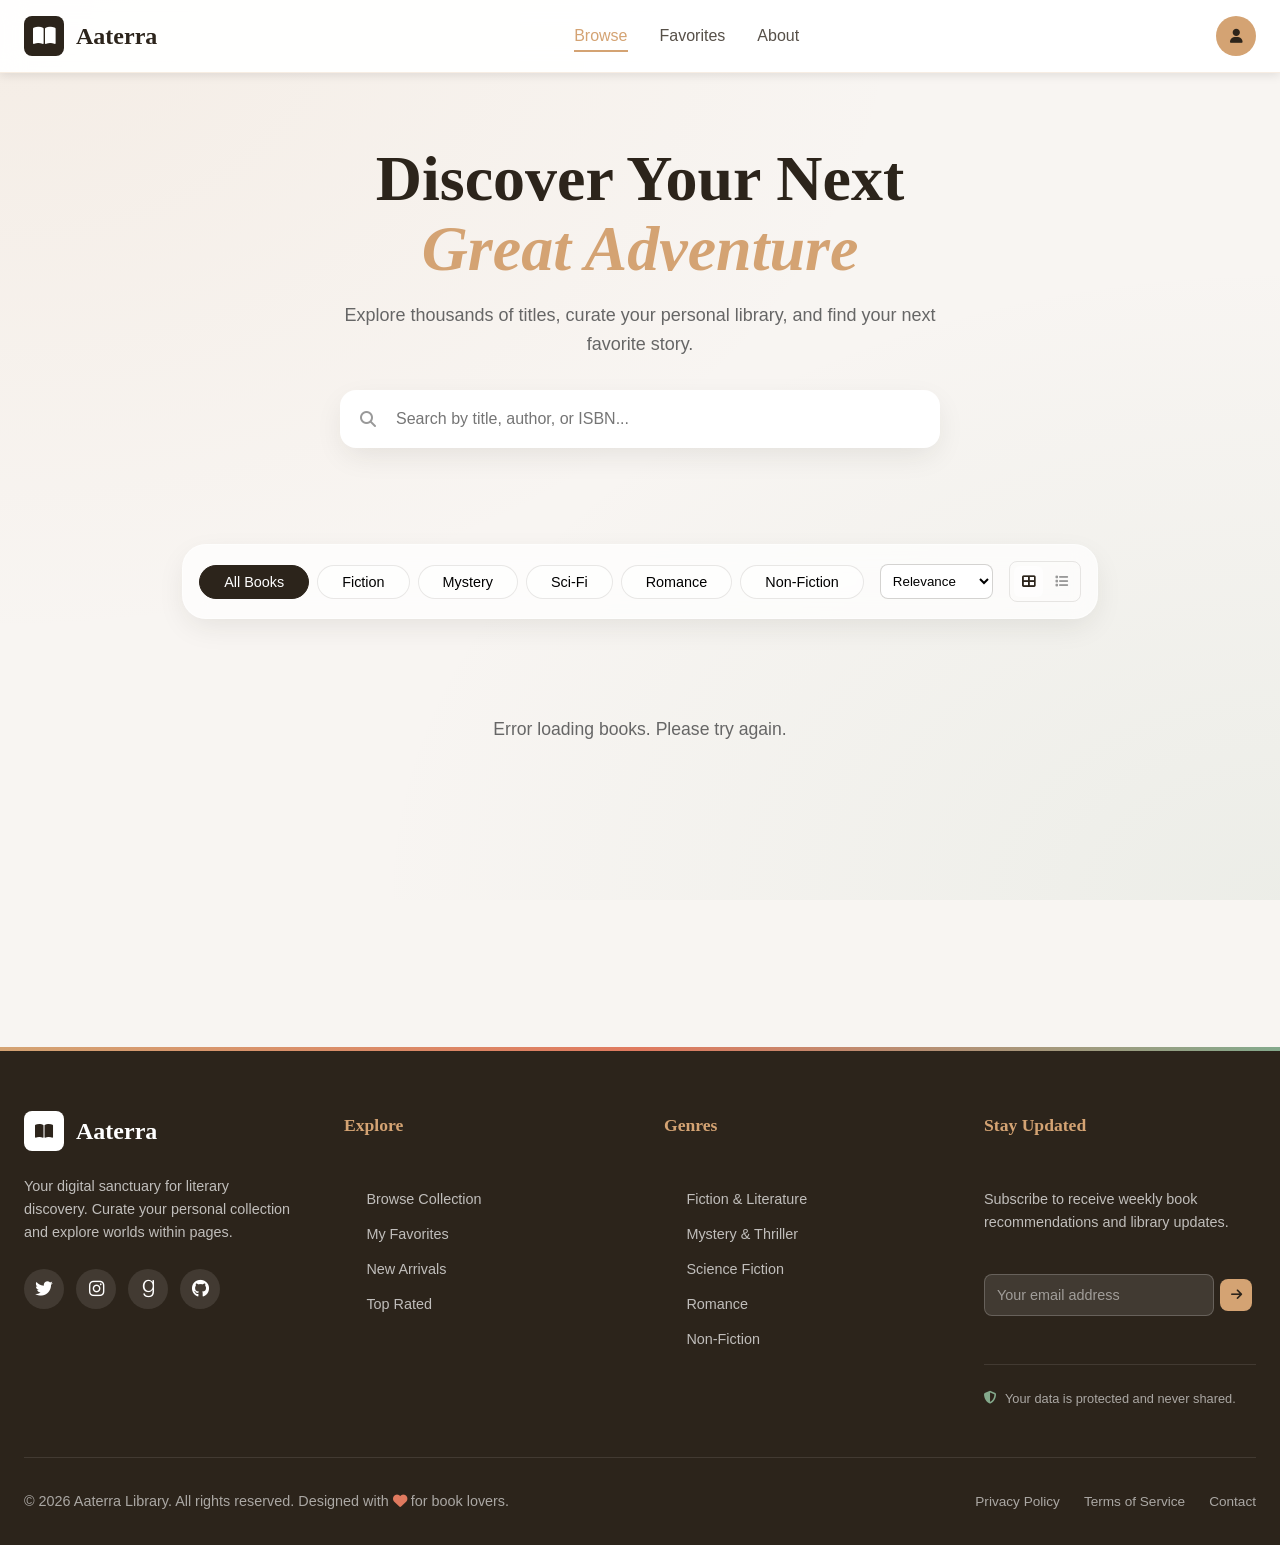
<file: index.html>
<!DOCTYPE html>
<html lang="en">

<head>
    <meta charset="UTF-8">
    <meta name="viewport" content="width=device-width, initial-scale=1.0">
    <title>Home</title>
    <link rel="stylesheet" href="static/base.css">
    <link rel="stylesheet" href="static/navigation.css">
    <link rel="stylesheet" href="static/footer.css">
    <link rel="stylesheet" href="static/components.css">
    <link rel="stylesheet" href="static/home.css">
    <link rel="stylesheet" href="https://cdnjs.cloudflare.com/ajax/libs/font-awesome/6.4.0/css/all.min.css">
</head>

<body>
    <div id="navigation"></div>

    <main class="container">
        <div class="hero">
            <h1>Discover Your Next<br><span class="accent-text">Great Adventure</span></h1>
            <p>Explore thousands of titles, curate your personal library, and find your next favorite story.</p>
            <div class="search-bar">
                <i class="fas fa-search search-icon"></i>
                <input type="text" id="search-input" placeholder="Search by title, author, or ISBN...">
            </div>
        </div>

        <div class="filter-bar">
            <div class="filter-content">
                <div class="genre-filters">
                    <button class="genre-pill active" data-genre="all">All Books</button>
                    <button class="genre-pill" data-genre="fiction">Fiction</button>
                    <button class="genre-pill" data-genre="mystery">Mystery</button>
                    <button class="genre-pill" data-genre="sci-fi">Sci-Fi</button>
                    <button class="genre-pill" data-genre="romance">Romance</button>
                    <button class="genre-pill" data-genre="non-fiction">Non-Fiction</button>
                </div>

                <div class="sort-view">
                    <select id="sort-select" class="sort-select">
                        <option value="relevance">Relevance</option>
                        <option value="title">Title A-Z</option>
                        <option value="newest">Newest First</option>
                    </select>
                    <div class="view-toggle">
                        <button class="view-btn active">
                            <i class="fas fa-th-large"></i>
                        </button>
                        <button class="view-btn">
                            <i class="fas fa-list"></i>
                        </button>
                    </div>
                </div>
            </div>
        </div>

        <div class="books-container">
            <div class="grid grid-3" id="books-grid"></div>
        </div>
    </main>

    <div id="footer"></div>

    <script src="js/include.js"></script>
    <script src="js/books.js"></script>
    <script src="js/auth.js"></script>
</body>

</html>
</file>
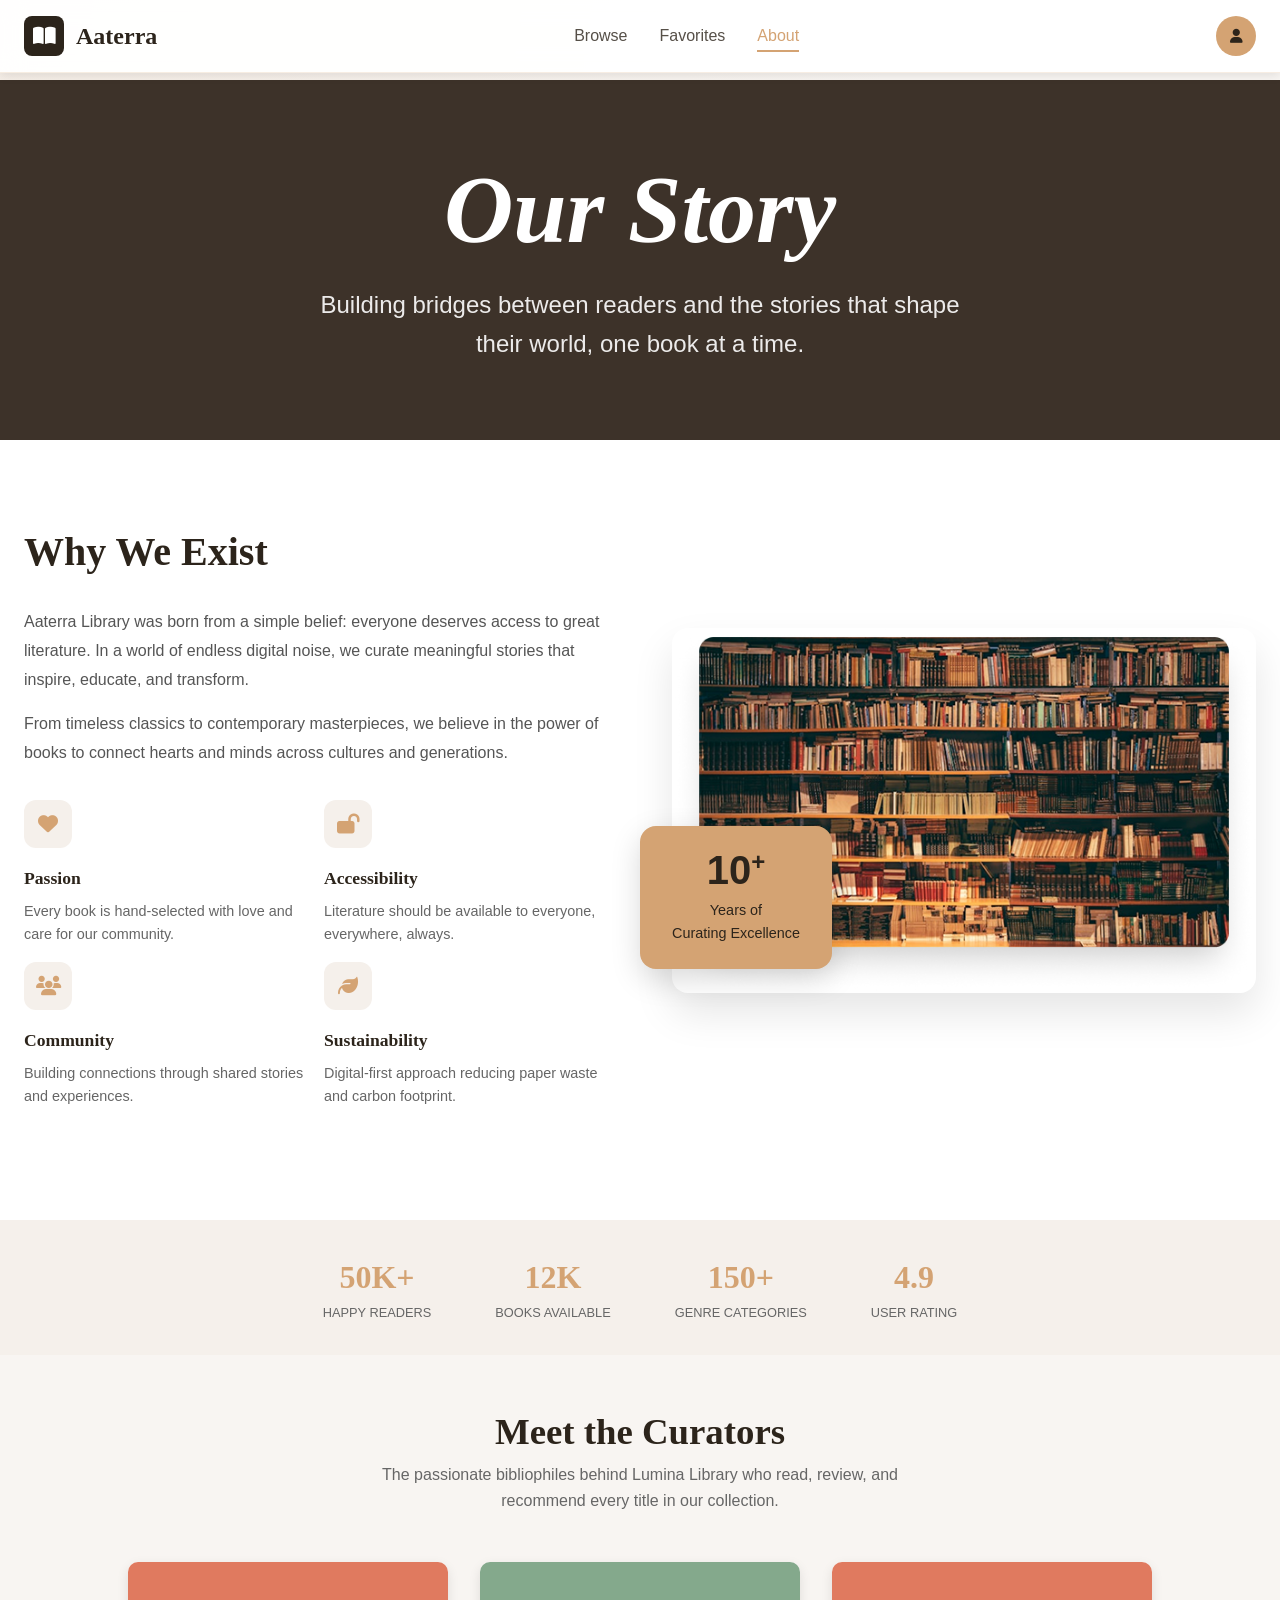
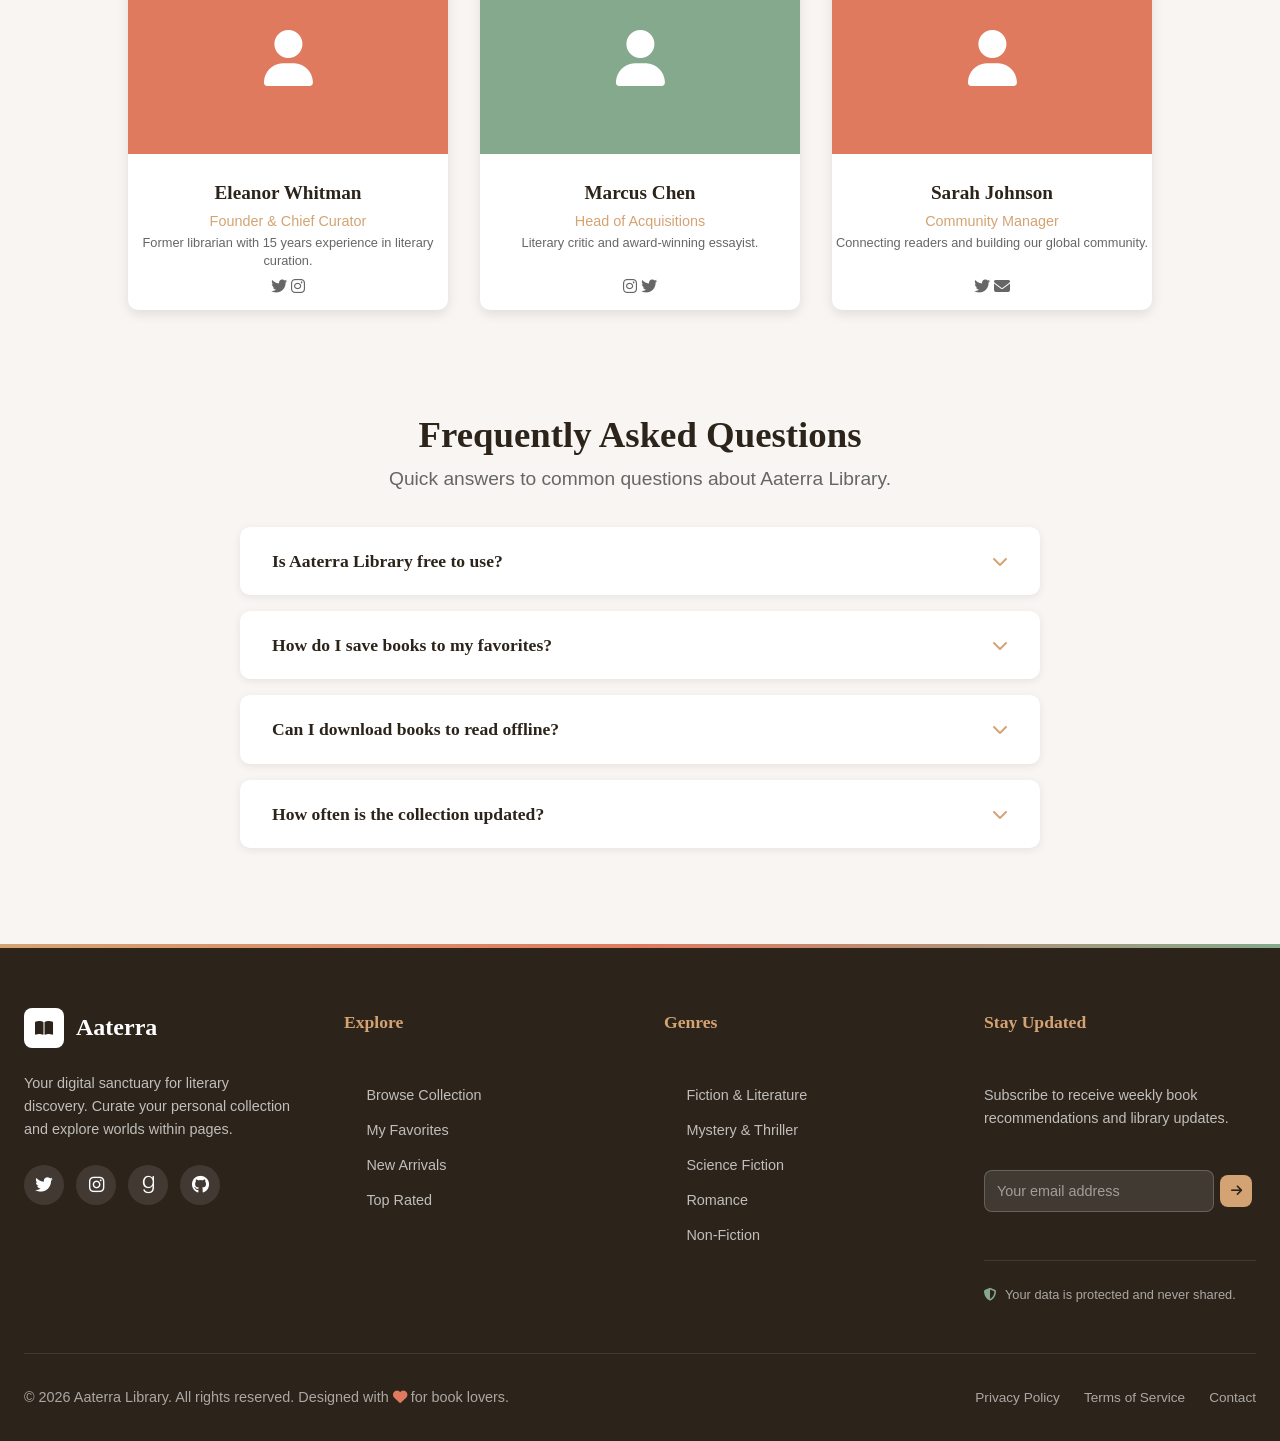
<file: about.html>
<!DOCTYPE html>
<html lang="en">
<head>
    <meta charset="UTF-8">
    <meta name="viewport" content="width=device-width, initial-scale=1.0">
    <title>About</title>
    <link rel="stylesheet" href="static/base.css">
    <link rel="stylesheet" href="static/navigation.css">
    <link rel="stylesheet" href="static/footer.css">
    <link rel="stylesheet" href="static/components.css">
    <link rel="stylesheet" href="static/about.css">
    <link rel="stylesheet" href="https://cdnjs.cloudflare.com/ajax/libs/font-awesome/6.4.0/css/all.min.css">
</head>
<body>
    <div id="navigation"></div>
    
    <main class="a-container">
        <div class="content">
            <div class="about-hero">
                <h1>Our Story</h1>
                <p>Building bridges between readers and the stories that shape<br>their world, one book at a time.</p>
            </div>
            <div class="story">
                <div class="story-content">
                    <div class="story-info">
                        <div class="story-text">
                            <h1>Why We Exist</h1>
                            <p>Aaterra Library was born from a simple belief: everyone deserves access to great literature. In a world of endless digital noise, we curate meaningful stories that inspire, educate, and transform.</p>
                            <p>From timeless classics to contemporary masterpieces, we believe in the power of books to connect hearts and minds across cultures and generations.</p>
                        </div>
                        <div class="our-advn">
                            <div class="heart">
                                <i class="fas fa-heart"></i>
                                <h4>Passion</h4>
                                <p>Every book is hand-selected with love and care for our community.</p>
                            </div>
                            <div class="lock">
                                <i class="fas fa-lock-open"></i>
                                <h4>Accessibility</h4>
                                <p>Literature should be available to everyone, everywhere, always.</p>
                            </div>
                            <div class="users">
                                <i class="fas fa-users"></i>
                                <h4>Community</h4>
                                <p>Building connections through shared stories and experiences.</p>
                            </div>
                            <div class="leaf">
                                <i class="fas fa-leaf"></i>
                                <h4>Sustainability</h4>
                                <p>Digital-first approach reducing paper waste and carbon footprint.</p>
                            </div>
                        </div>
                    </div>
                    <div class="story-image">
                        <img src="static/images/Library Interior.png" alt="Library">
                        <div class="years-badge">
                            <span class="number">10<sup class="plus">+</sup></span>
                            <span class="text">Years of<br>Curating Excellence</span>
                        </div>
                    </div>
                </div>
            </div>
            <div class="nums">
                <div class="count">
                    <h2>50K+</h2>
                    <p>HAPPY READERS</p>
                </div>
                <div class="count">
                    <h2>12K</h2>
                    <p>BOOKS AVAILABLE</p>
                </div>
                <div class="count">
                    <h2>150+</h2>
                    <p>GENRE CATEGORIES</p>
                </div>
                <div class="count">
                    <h2>4.9</h2>
                    <p>USER RATING</p>
                </div>
            </div>
            <div class="team">
                <div class="team-h">
                    <h2>Meet the Curators</h2>
                    <p>The passionate bibliophiles behind Lumina Library who read, review, and <br> recommend every title in our collection.</p>
                </div>
                
                <div class="curator">
                    <div class="about-card">
                        <div class="about-card-img">
                            <i class="fas fa-user"></i>
                        </div>
                        <div class="about-info">
                            <h4>Eleanor Whitman</h4>
                            <span>Founder & Chief Curator</span>
                            <p>Former librarian with 15 years experience in literary curation.</p>
                        </div>
                        <div class="contact">
                            <i class="fab fa-twitter"></i>
                            <i class="fab fa-instagram"></i>
                        </div>
                    </div>
                    <div class="about-card">
                        <div class="about-card-img">
                            <i class="fas fa-user"></i>
                        </div>
                        <div class="about-info">
                            <h4>Marcus Chen</h4>
                            <span>Head of Acquisitions</span>
                            <p>Literary critic and award-winning essayist.</p>
                        </div>
                        <div class="contact">
                            <i class="fab fa-instagram"></i>
                            <i class="fab fa-twitter"></i>
                        </div>
                    </div>
                    <div class="about-card">
                        <div class="about-card-img">
                            <i class="fas fa-user"></i>
                        </div>
                        <div class="about-info">
                            <h4>Sarah Johnson</h4>
                            <span>Community Manager</span>
                            <p>Connecting readers and building our global community.</p>
                        </div>
                        <div class="contact">
                            <i class="fab fa-twitter"></i>
                            <i class="fas fa-envelope"></i>
                        </div>
                    </div>
                </div>

                <div class="questions">
                    <div class="questions-h">
                        <h1>Frequently Asked Questions</h1>
                        <p>Quick answers to common questions about Aaterra Library.</p>
                    </div>
                    
                    <div class="faq-item">
                        <div class="faq-question" onclick="toggleFaq(this)">
                            <h3>Is Aaterra Library free to use?</h3>
                            <i class="fas fa-chevron-down"></i>
                        </div>
                        <div class="faq-answer">
                            <p>Yes! Aaterra Library is completely free for all users. You can browse our entire collection, save favorites, and discover new books without any subscription fees or hidden costs.</p>
                        </div>
                    </div>
                    
                    <div class="faq-item">
                        <div class="faq-question" onclick="toggleFaq(this)">
                            <h3>How do I save books to my favorites?</h3>
                            <i class="fas fa-chevron-down"></i>
                        </div>
                        <div class="faq-answer">
                            <p>Simply click the heart icon on any book card or book details page. The book will be instantly added to your personal favorites collection, accessible from the "Favorites" link in the navigation menu.</p>
                        </div>
                    </div>
                    
                    <div class="faq-item">
                        <div class="faq-question" onclick="toggleFaq(this)">
                            <h3>Can I download books to read offline?</h3>
                            <i class="fas fa-chevron-down"></i>
                        </div>
                        <div class="faq-answer">
                            <p>Currently, we offer online reading only. However, we're working on an offline mode feature that will allow you to download your favorite books for reading without internet connection. Stay tuned for updates!</p>
                        </div>
                    </div>
                    
                    <div class="faq-item">
                        <div class="faq-question" onclick="toggleFaq(this)">
                            <h3>How often is the collection updated?</h3>
                            <i class="fas fa-chevron-down"></i>
                        </div>
                        <div class="faq-answer">
                            <p>Our collection is updated weekly with new titles across all genres. We carefully curate each addition to ensure quality and diversity. Follow us on social media to get notified about the latest arrivals.</p>
                        </div>
                    </div>
                </div>
                
            </div>
        </div>
    </main>
    
    <div id="footer"></div>
    <script src="js/include.js"></script>
    <script src="js/auth.js"></script>
    <script>
        function toggleFaq(element) {
            const item = element.parentElement;
            const isActive = item.classList.contains('active');
            
            document.querySelectorAll('.faq-item').forEach(faq => {
                faq.classList.remove('active');
            });
            
            if (!isActive) {
                item.classList.add('active');
            }
        }
    </script>
</body>
</html>
</file>
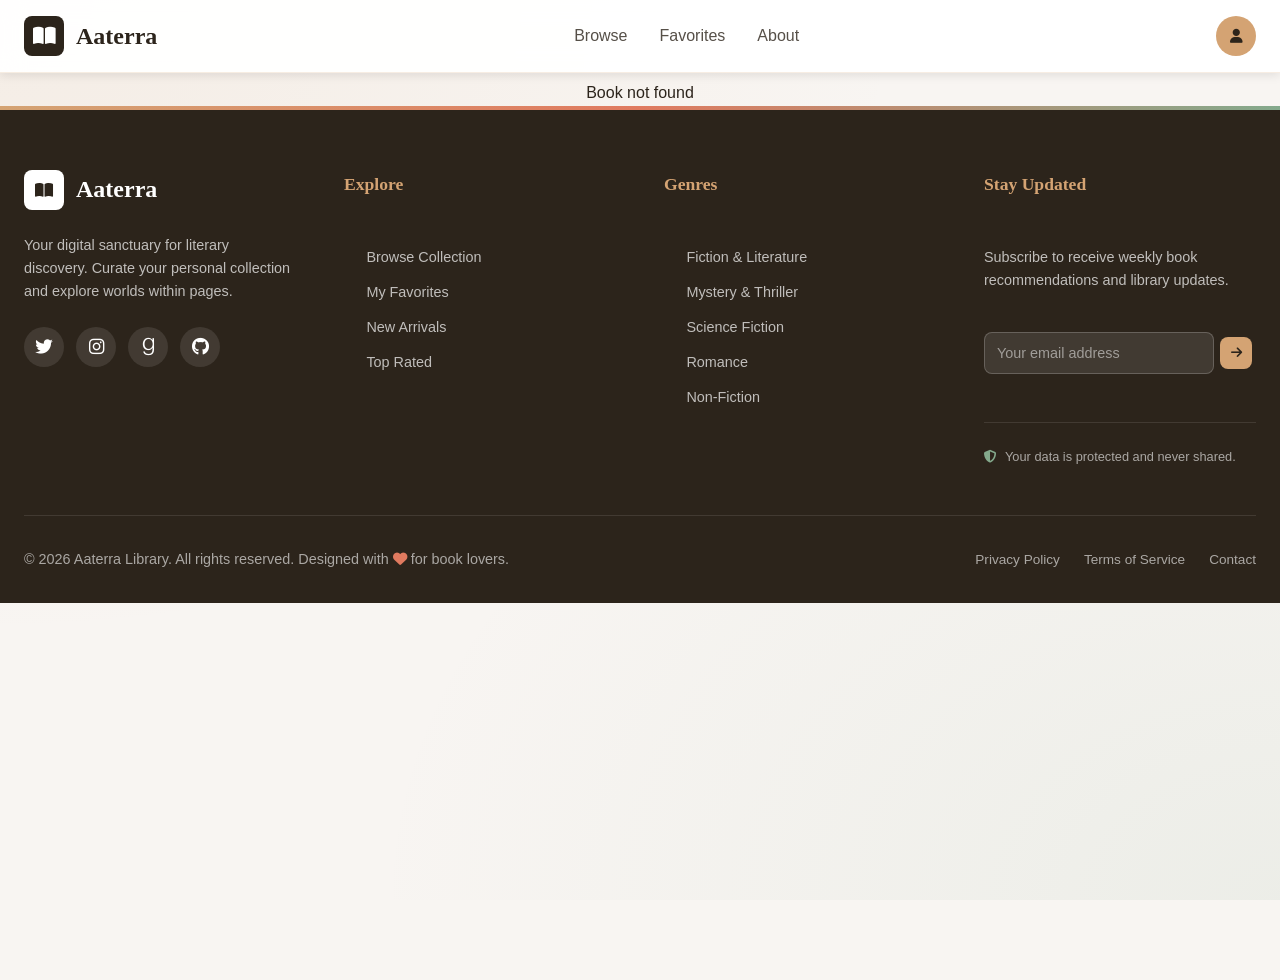
<file: book_details.html>
<!DOCTYPE html>
<html lang="en">
<head>
    <meta charset="UTF-8">
    <meta name="viewport" content="width=\, initial-scale=1.0">
    <title>Book_details</title>
    <link rel="stylesheet" href="static/base.css">
    <link rel="stylesheet" href="static/navigation.css">
    <link rel="stylesheet" href="static/footer.css">
    <link rel="stylesheet" href="static/components.css">
    <link rel="stylesheet" href="static/home.css">
    <link rel="stylesheet" href="static/book_details.css">
    <link rel="stylesheet" href="https://cdnjs.cloudflare.com/ajax/libs/font-awesome/6.4.0/css/all.min.css">
</head>
<body>
    <div id="navigation"></div>

    <main class="container">

    </main>

    <div id="footer"></div>

    <script src="js/include.js"></script>
    <script src="js/book_details.js"></script>
    <script src="js/auth.js"></script>
</body>
</html>
</file>
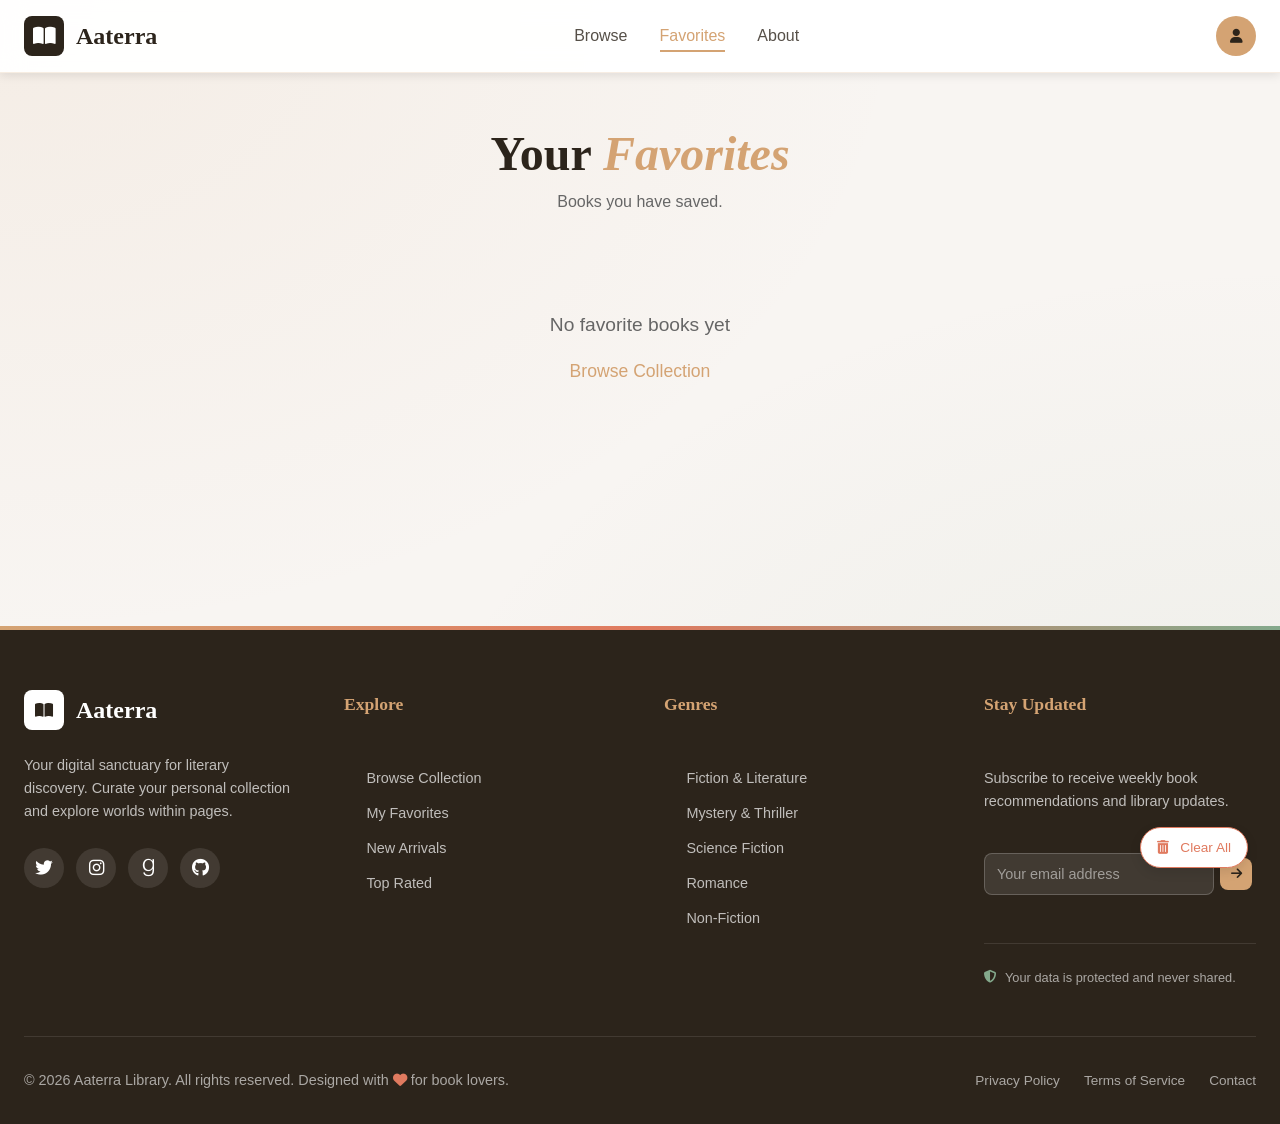
<file: favorites.html>
<!DOCTYPE html>
<html lang="en">
<head>
    <meta charset="UTF-8">
    <meta name="viewport" content="width=device-width, initial-scale=1.0">
    <title>Favorites</title>
    <link rel="stylesheet" href="static/base.css">
    <link rel="stylesheet" href="static/navigation.css">
    <link rel="stylesheet" href="static/footer.css">
    <link rel="stylesheet" href="static/components.css">
    <link rel="stylesheet" href="static/favorites.css">
    <link rel="stylesheet" href="https://cdnjs.cloudflare.com/ajax/libs/font-awesome/6.4.0/css/all.min.css">
</head>
<body>
    <div id="navigation"></div>
    
    <button class="clear-fav-btn" onclick="clearFavorites()">
        <i class="fas fa-trash-alt"></i> Clear All
    </button>
    
    <main class="container">
        <div class="hero">
            <h1>Your <span class="accent-text">Favorites</span></h1>
            <p>Books you have saved.</p>
        </div>
        
        <div class="books-container">
            <div class="grid grid-3" id="books-grid">
                <p style="text-align:center; padding: 3rem;">Loading...</p>
            </div>
        </div> 
    </main>
    
    <div id="footer"></div>

    <script src="js/include.js"></script>
    <script src="js/auth.js"></script>
    <script>
        function getFavorites() {
            return JSON.parse(localStorage.getItem('favorites') || '[]');
        }

        function clearFavorites() {
            if (confirm('Clear all favorites?')) {
                localStorage.removeItem('favorites');
                loadFavorites(); 
            }
        }

        function removeFavorite(id) {
            let favorites = getFavorites();
            const index = favorites.findIndex(fav => fav.id === id);
            
            if (index > -1) {
                favorites.splice(index, 1);
                localStorage.setItem('favorites', JSON.stringify(favorites));
                loadFavorites();
            }
        }

        function loadFavorites() {
            const favorites = getFavorites();
            const container = document.getElementById('books-grid');
            
            if (favorites.length === 0) {
                container.innerHTML = `
                    <div class="empty-favorites">
                        <p style="font-size: 1.2rem; margin-bottom: 1rem;">No favorite books yet</p>
                        <a href="index.html" style="color: #d4a373; text-decoration: none; font-size: 1.1rem;">
                            Browse Collection
                        </a>
                    </div>
                `;
                return;
            }
            
            container.innerHTML = favorites.map(book => `
                <div class="book-card">
                    <div class="book-cover">
                        <button class="favorite-btn active" onclick="removeFavorite('${book.id}')">
                            <i class="fas fa-heart"></i>
                        </button>
                        <img src="${book.image}" alt="${book.title}">
                    </div>
                    <div class="book-info">
                        <h3 class="book-title">${book.title}</h3>
                        <p class="book-author">${book.author}</p>
                        <span class="genre-tag">${book.genre}</span>
                    </div>
                </div>
            `).join('');
        }

        document.addEventListener('DOMContentLoaded', () => {
            setTimeout(loadFavorites, 100);
        });
    </script>
</body>
</html>
</file>
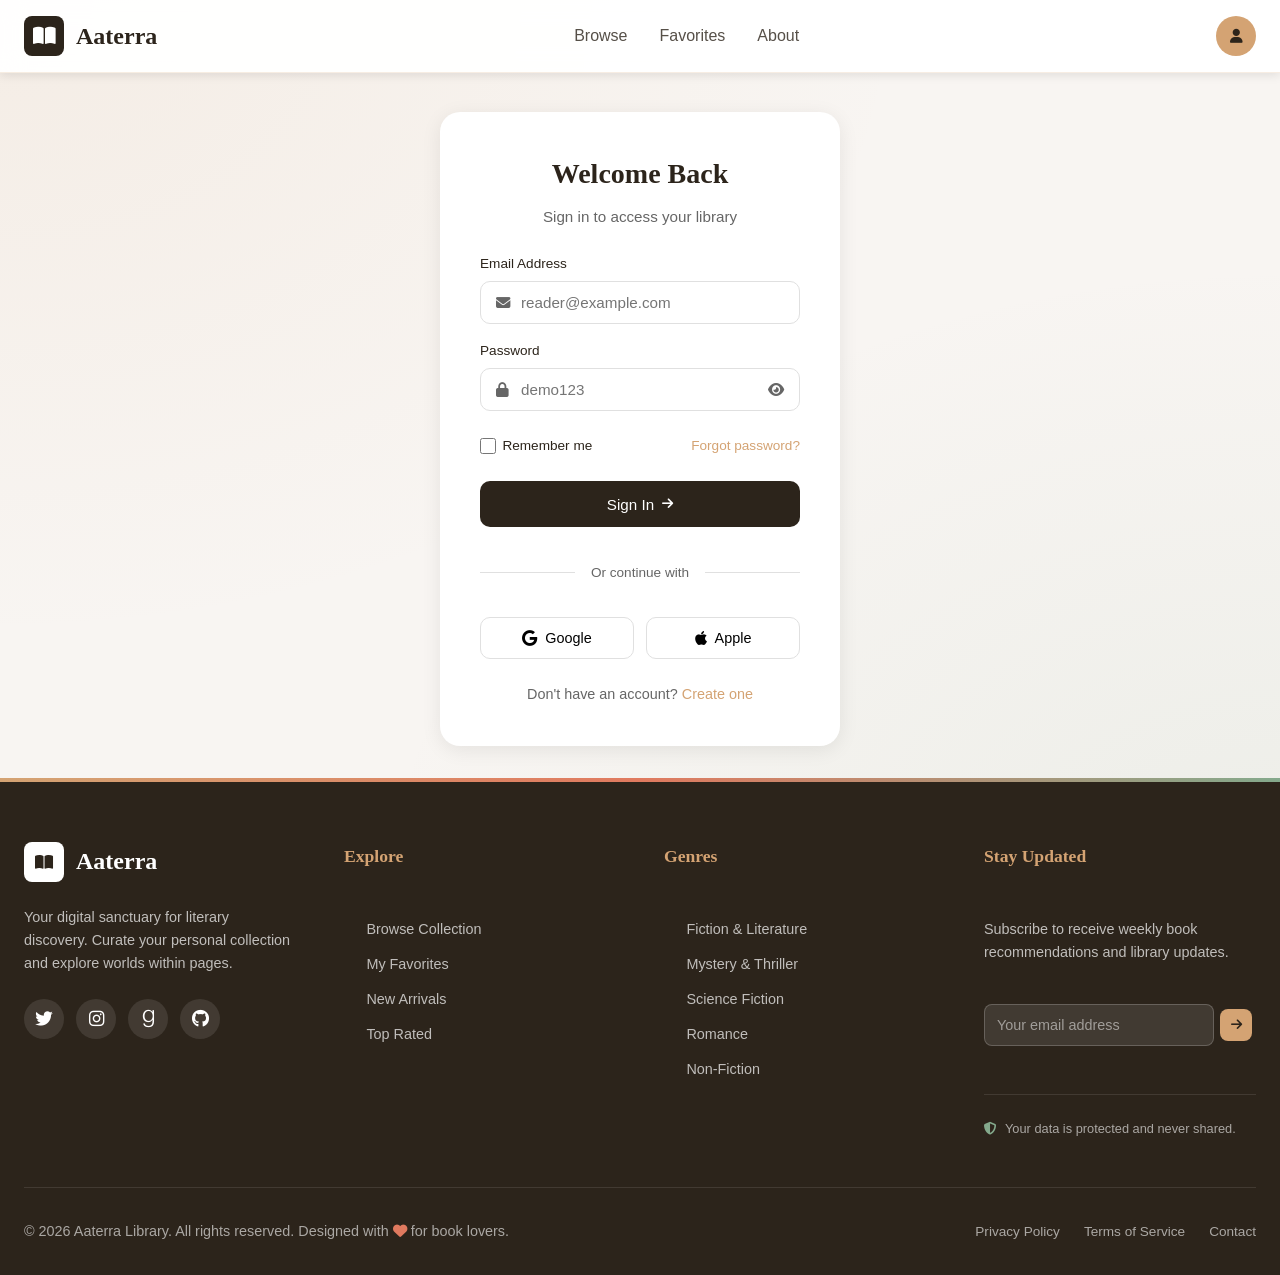
<file: login.html>
<!DOCTYPE html>
<html lang="en">
<head>
    <meta charset="UTF-8">
    <meta name="viewport" content="width=device-width, initial-scale=1.0">
    <title>Login</title>
    <link rel="stylesheet" href="static/base.css">
    <link rel="stylesheet" href="static/navigation.css">
    <link rel="stylesheet" href="static/footer.css">
    <link rel="stylesheet" href="static/components.css">
    <link rel="stylesheet" href="static/login.css">
    <link rel="stylesheet" href="https://cdnjs.cloudflare.com/ajax/libs/font-awesome/6.4.0/css/all.min.css">
</head>
<body>
    <div id="navigation"></div>
    <main class="container-l">
        <div class="content-l">
            <div class="log-info">
                <h1>Welcome Back</h1>
                <p>Sign in to access your library</p>
            </div>
            <div class="form">
                <div class="email">
                    <label for="email">Email Address</label>
                    <div class="input-wrapper">
                        <i class="fas fa-envelope"></i>
                        <input type="email" id="email" placeholder="reader@example.com">
                    </div>
                </div>
                <div class="password">
                    <label for="password">Password</label>
                    <div class="input-wrapper">
                        <i class="fas fa-lock"></i>
                        <input type="password" id="password" placeholder="demo123">
                        <i class="fas fa-eye"></i>
                    </div>
                </div>
            </div>
            <div class="links">
                <div class="link">
                    <input type="checkbox" id="remember">
                    <label for="remember">Remember me</label>
                </div>
                <a href="#" class="fgt-pwd">Forgot password?</a>
            </div>
            <button type="button" class="btn-signin">Sign In<i class="fas fa-arrow-right"></i></button>
            <div class="divider">
                <span>Or continue with</span>
            </div>
            <div class="social-login">
                <button class="btn-social">
                    <i class="fab fa-google"></i> Google
                </button>
                <button class="btn-social">
                    <i class="fab fa-apple"></i> Apple
                </button>
            </div>
            <p class="signup-link">Don't have an account? <a href="signin.html">Create one</a></p>
        </div>
    </main>
    <div id="footer"></div>
    <script src="js/include.js"></script>
    <script src="js/auth.js"></script>
</body>
</html>
</file>
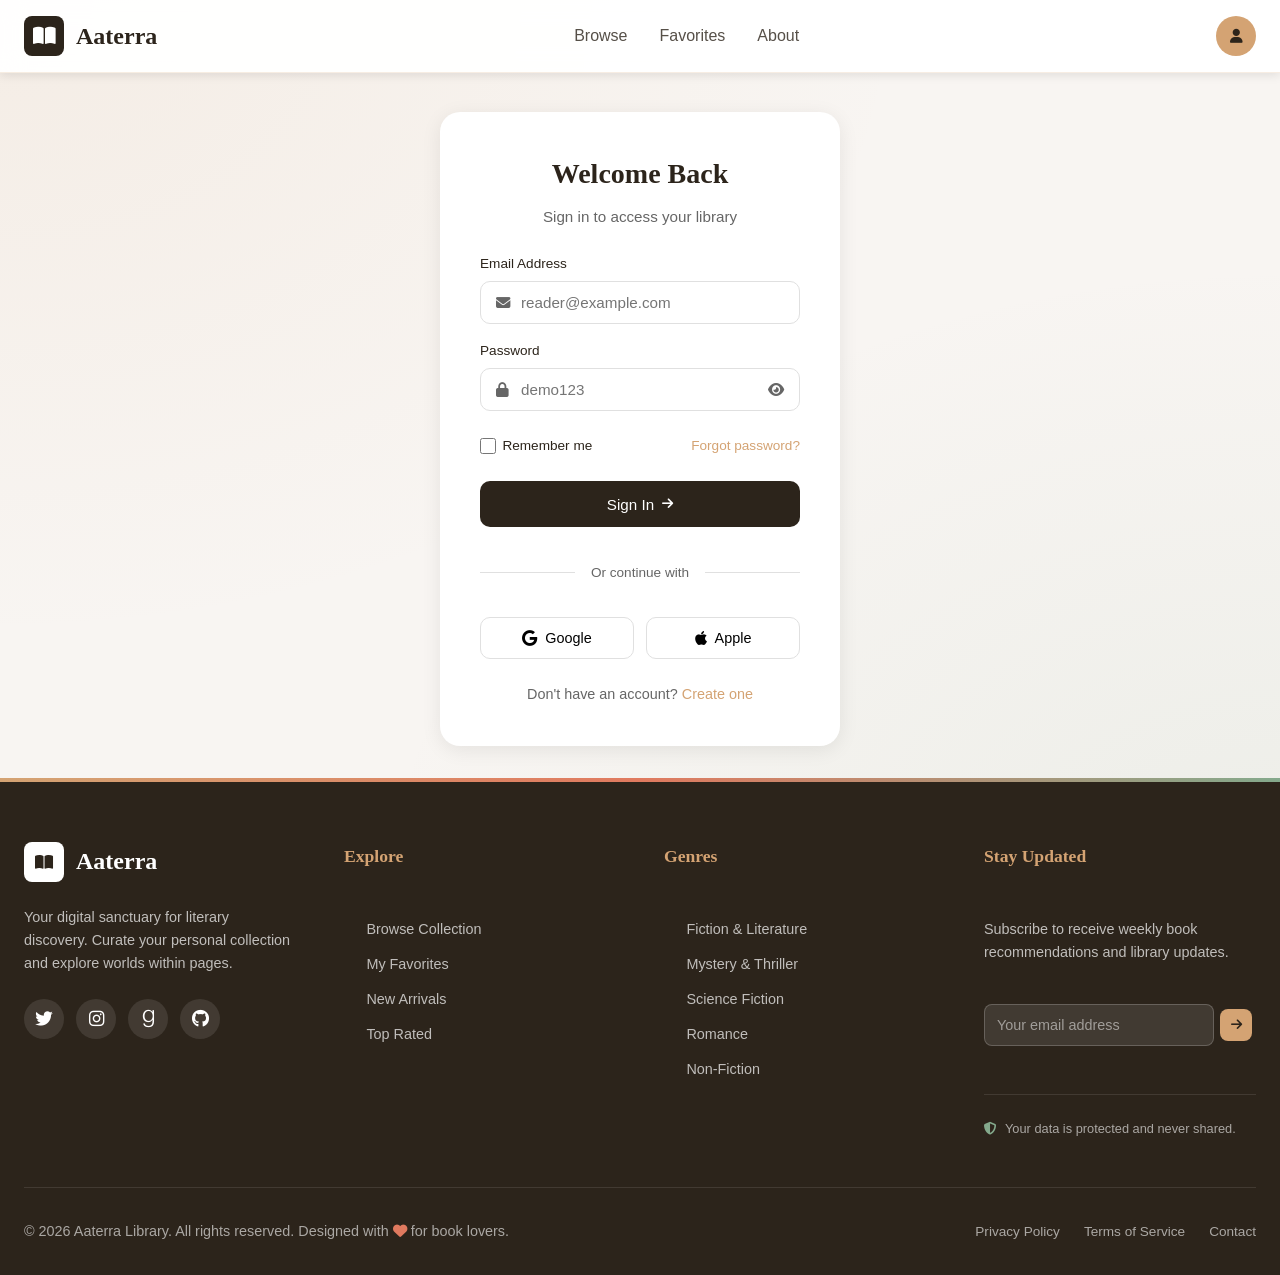
<file: profile.html>
<!DOCTYPE html>
<html lang="en">
<head>
    <meta charset="UTF-8">
    <meta name="viewport" content="width=device-width, initial-scale=1.0">
    <title>Profile</title>
    <link rel="stylesheet" href="static/base.css">
    <link rel="stylesheet" href="static/navigation.css">
    <link rel="stylesheet" href="static/footer.css">
    <link rel="stylesheet" href="static/components.css">
    <link rel="stylesheet" href="static/profile.css">
    <link rel="stylesheet" href="https://cdnjs.cloudflare.com/ajax/libs/font-awesome/6.4.0/css/all.min.css">
</head>
<body>
    <div id="navigation"></div>

    <main class="p-container">
        <div class="p-content">
            <div class="panel">
                <div class="panel-cont">
                    <div class="user">
                        <div class="user-avatar">JD</div>
                        <h2>Jane Doe</h2>
                        <span>jane@example.com</span>
                        <hr>
                    </div>
                    <div class="panel-menu">
                        <div class="item active">
                            <i class="fas fa-home"></i>
                            <p>Overview</p>
                        </div>
                        <div class="item">
                            <i class="fas fa-user-pen"></i>
                            <p>Edit Profile</p>
                        </div>
                        <div class="item">
                            <i class="fas fa-heart"></i>
                            <p>My Favorites</p>
                        </div>
                        <div class="item">
                            <i class="fas fa-gear"></i>
                            <p>Settings</p>
                        </div>
                        <div class="item">
                            <i class="fas fa-chart-line"></i>
                            <p>Activity</p>
                        </div>
                    </div>
                    <hr>
                    <div class="logout">
                        <i class="fas fa-sign-out-alt"></i>
                        <p>Log Out</p>
                    </div>
                </div>
            </div>

            <div class="p-info">
                <div class="p-info-cont">
                    <div class="info-header">
                        <h1>Profile Overview</h1>
                        <p>Welcome back! Here's your reading activity.</p>
                        <div class="activity-cards">
                            <div class="card">
                                <span>0</span>
                                <p>Favorite Books</p>
                            </div>
                            <div class="card">
                                <span>12</span>
                                <p>Books Read</p>
                            </div>
                            <div class="card">
                                <span>4.5</span>
                                <p>Avg Rating Given</p>
                            </div>
                        </div>
                    </div>
                    
                    <div class="activity">
                        <h3>Recent Activity</h3>
                        
                        <div class="list">
                            <div class="list-icon">
                                <i class="fas fa-heart"></i>
                            </div>
                            <div class="desc">
                                <h4>Added "The Midnight Library" to favorites</h4>
                                <span>2 hours ago</span>
                            </div>
                        </div>
                        <hr>
                        
                        <div class="list">
                            <div class="list-icon">
                                <i class="fas fa-book"></i>
                            </div>
                            <div class="desc">
                                <h4>Viewed "Project Hail Mary"</h4>
                                <span>Yesterday</span>
                            </div>
                        </div>
                        <hr>
                        
                        <div class="list">
                            <div class="list-icon">
                                <i class="fas fa-star"></i>
                            </div>
                            <div class="desc">
                                <h4>Rated "Dune" 5 stars</h4>
                                <span>3 days ago</span>
                            </div>
                        </div>
                    </div>
                </div>
            </div>
        </div>
    </main>

    <div id="footer"></div>
    <script src="js/include.js"></script>
    <script src="js/auth.js"></script>
</body>
</html>
</file>
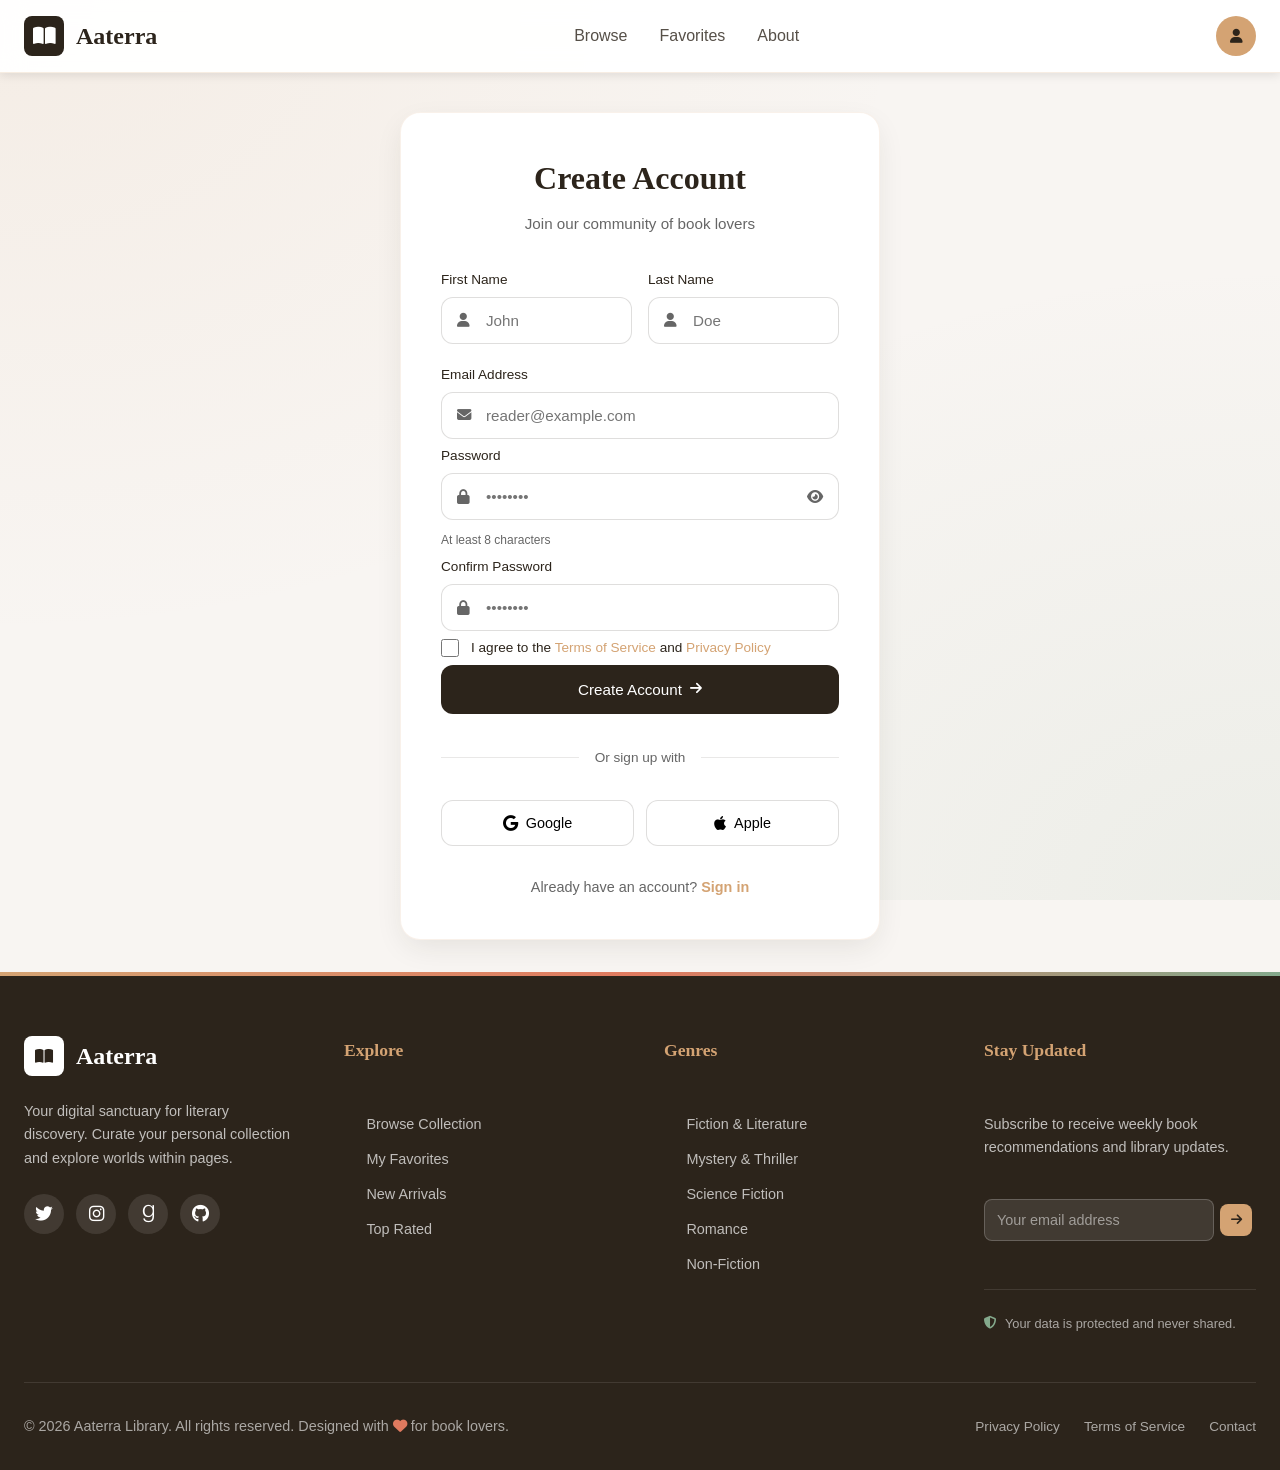
<file: signin.html>
<!DOCTYPE html>
<html lang="en">
<head>
    <meta charset="UTF-8">
    <meta name="viewport" content="width=device-width, initial-scale=1.0">
    <title>Signin</title>
    <link rel="stylesheet" href="static/base.css">
    <link rel="stylesheet" href="static/navigation.css">
    <link rel="stylesheet" href="static/footer.css">
    <link rel="stylesheet" href="static/components.css">
    <link rel="stylesheet" href="static/signin.css">
    <link rel="stylesheet" href="https://cdnjs.cloudflare.com/ajax/libs/font-awesome/6.4.0/css/all.min.css">
</head>
<body>
    <div id="navigation"></div>

    <main class="container-s">
        <div class="signup-card">
            <div class="signup-header">
                <h1>Create Account</h1>
                <p>Join our community of book lovers</p>
            </div>
            <form class="signup-form">
                <div class="name-row">
                    <div class="form-group">
                        <label for="firstname">First Name</label>
                        <div class="input-wrap">
                            <i class="fas fa-user"></i>
                            <input type="text" id="firstname" placeholder="John" required>
                        </div>
                    </div>
                    <div class="form-group">
                        <label for="lastname">Last Name</label>
                        <div class="input-wrap">
                            <i class="fas fa-user"></i>
                            <input type="text" id="lastname" placeholder="Doe" required>
                        </div>
                    </div>
                </div> 
                <div class="form-group">
                    <label for="email">Email Address</label>
                    <div class="input-wrap">
                        <i class="fas fa-envelope"></i>
                        <input type="email" id="email" placeholder="reader@example.com" required>
                    </div>
                </divup_site> 
                <div class="form-group">
                    <label for="password">Password</label>
                    <div class="input-wrap">
                        <i class="fas fa-lock"></i>
                        <input type="password" id="password" placeholder="••••••••" required>
                        <i class="fas fa-eye toggle-password"></i>
                    </div>
                    <span class="password-hint">At least 8 characters</span>
                </div>
                <div class="form-group">
                    <label for="confirm-password">Confirm Password</label>
                    <div class="input-wrap">
                        <i class="fas fa-lock"></i>
                        <input type="password" id="confirm-password" placeholder="••••••••" required>
                    </div>
                </div> 
                <div class="terms">
                    <input type="checkbox" id="terms" required>
                    <label for="terms">I agree to the <a href="#">Terms of Service</a> and <a href="#">Privacy Policy</a></label>
                </div>
                <button type="button" class="btn-signup">Create Account <i class="fas fa-arrow-right"></i></button>
            </form>
            <div class="divider">
                <span>Or sign up with</span>
            </div>
            
            <div class="social-signup">
                <button class="btn-social">
                    <i class="fab fa-google"></i> Google
                </button>
                <button class="btn-social">
                    <i class="fab fa-apple"></i> Apple
                </button>
            </div>
            <p class="login-link">Already have an account? <a href="login.html">Sign in</a></p>
        </div>
    </main>

    <div id="footer"></div>
    <script src="js/include.js"></script>
    <script src="js/auth.js"></script>
</body>
</html>
</file>
<file: static/base.css>
:root {
    --paper: #f8f5f2;
    --back: #F5F0EB;
    --ink: #2c241b;
    --accent: #d4a373;
    --sage: #84a98c;
    --gray: #666;
    --terracotta: #e07a5f;
    --darkbrown: rgb(61, 50, 41);
    --white: #ffffff;
    --shadow: 0 10px 30px -5px rgba(44, 36, 27, 0.1);
}

* {
    margin: 0;
    padding: 0;
    box-sizing: border-box;
}

body {
    margin-top: 80px;
    font-family: "Inter", sans-serif;
    background-color: var(--paper);
    color: var(--ink);
    line-height: 1.6;
    background-image:
        radial-gradient(at 0% 0%, rgba(212, 163, 115, 0.1) 0px, transparent 50%),
        radial-gradient(at 100% 100%, rgba(132, 169, 140, 0.1) 0px, transparent 50%);
    background-attachment: fixed;
    min-height: 100vh;
    display: flex;
    flex-direction: column;
}

h1, h2, h3, h4, h5, h6 {
    font-family: "Playfair Display", serif;
    font-weight: 700;
}

.container {
    max-width: 1280px;
    margin: 0 auto;
    padding: 0 1.5rem;
}
</file>
<file: static/navigation.css>
nav {
    position: fixed;
    top: 0;
    left: 0;
    right: 0;
    z-index: 1000;
    background: rgba(255, 255, 255, 0.95);
    backdrop-filter: blur(12px);
    border-bottom: 1px solid rgba(212, 163, 115, 0.2);
    padding: 1rem 0;
    box-shadow: 0 2px 10px rgba(0,0,0,0.1);
}
.nav-content {
    display: flex;
    justify-content: space-between;
    align-items: center;
}
.logo {
    display: flex;
    align-items: center;
    gap: 0.75rem;
    text-decoration: none;
    color: var(--ink);
}
.logo-icon {
    width: 2.5rem;
    height: 2.5rem;
    background: var(--ink);
    color: var(--white);
    border-radius: 0.5rem;
    display: flex;
    align-items: center;
    justify-content: center;
    font-size: 1.25rem;
}
.logo-text {
    font-family: "Playfair Display", serif;
    font-size: 1.5rem;
    font-weight: bold;
}
.nav-links {
    display: flex;
    gap: 2rem;
    list-style: none;
}
.nav-links a {
    text-decoration: none;
    color: var(--ink);
    font-weight: 500;
    opacity: 0.8;
    transition: all 0.3s;
    position: relative;
    padding: 0.5rem 0;
}
.nav-links a:hover {
    opacity: 1;
    color: var(--accent);
}
.nav-links a.active {
    opacity: 1;
    color: var(--accent);
}
.nav-links a::after {
    content: "";
    position: absolute;
    bottom: 0;
    left: 0;
    width: 0;
    height: 2px;
    background: var(--accent);
    transition: width 0.3s;
}
.nav-links a.active::after {
    width: 100%;
}
.user-menu {
    display: flex;
    align-items: center;
    gap: 1rem;
}
.avatar {
    width: 2.5rem;
    height: 2.5rem;
    border-radius: 50%;
    background: var(--accent);
    color: var(--ink);
    display: flex;
    align-items: center;
    justify-content: center;
    font-weight: 600;
    cursor: pointer;
    text-decoration: none;
    font-size: 0.9rem;
    transition: transform 0.3s;
}
.avatar:hover {
    transform: scale(1.05);
}
@media (max-width: 968px) {
    .nav-links {
        display: none;
    }
}
</file>
<file: static/footer.css>
.footer {
    background: var(--ink);
    color: var(--white);
    padding: 4rem 0 2rem;
    margin-top: auto;
    position: relative;
    overflow: hidden;
}

.footer::before {
    content: '';
    position: absolute;
    top: 0;
    left: 0;
    right: 0;
    height: 4px;
    background: linear-gradient(to right, var(--accent), var(--terracotta), var(--sage));
}

.footer-grid {
    display: grid;
    grid-template-columns: 1fr;
    gap: 3rem;
    margin-bottom: 3rem;
}

@media (min-width: 768px) {
    .footer-grid {
        grid-template-columns: repeat(2, 1fr);
    }
}

@media (min-width: 1024px) {
    .footer-grid {
        grid-template-columns: repeat(4, 1fr);
    }
}

.footer-col {
    display: flex;
    flex-direction: column;
    gap: 1.5rem;
}

.footer-brand {
    display: flex;
    align-items: center;
    gap: 0.75rem;
}

.footer-brand-icon {
    width: 2.5rem;
    height: 2.5rem;
    background: var(--white);
    color: var(--ink);
    border-radius: 0.5rem;
    display: flex;
    align-items: center;
    justify-content: center;
    font-size: 1rem;
}

.footer-brand-name {
    font-family: "Playfair Display", serif;
    font-size: 1.5rem;
    font-weight: bold;
}

.footer-description {
    color: rgba(255, 255, 255, 0.7);
    font-size: 0.9rem;
    line-height: 1.6;
    max-width: 300px;
}

.footer-title {
    color: var(--accent);
    font-family: "Playfair Display", serif;
    font-size: 1.1rem;
    margin-bottom: 1.5rem;
}

.footer-links {
    list-style: none;
    display: flex;
    flex-direction: column;
    gap: 0.75rem;
}

.footer-links li a {
    color: rgba(255, 255, 255, 0.7);
    text-decoration: none;
    font-size: 0.9rem;
    transition: color 0.3s;
    display: flex;
    align-items: center;
    gap: 0.5rem;
}

.footer-links li a:hover {
    color: var(--accent);
}

.footer-links li a::before {
    content: '→';
    opacity: 0;
    transition: opacity 0.3s;
}

.footer-links li a:hover::before {
    opacity: 1;
}

.social-links {
    display: flex;
    gap: 0.75rem;
    justify-content: flex-start;
}

.social-link {
    width: 2.5rem;
    height: 2.5rem;
    border-radius: 50%;
    background: rgba(255, 255, 255, 0.1);
    display: flex;
    align-items: center;
    justify-content: center;
    color: var(--white);
    text-decoration: none;
    transition: all 0.3s;
    font-size: 1.1rem;
}

.social-link:hover {
    background: var(--accent);
    color: var(--ink);
    transform: translateY(-3px);
}

.newsletter-form {
    margin-top: 1rem;
}

.form-group {
    position: relative;
}

.newsletter-form input {
    width: 100%;
    padding: 0.75rem;
    padding-right: 2.5rem;
    border-radius: 0.5rem;
    background: rgba(255, 255, 255, 0.1);
    border: 1px solid rgba(255, 255, 255, 0.2);
    color: var(--white);
    font-size: 0.9rem;
    max-width: 230px;
}

.newsletter-form input:focus {
    outline: none;
    border-color: var(--accent);
}

.newsletter-form input::placeholder {
    color: rgba(255, 255, 255, 0.5);
}

.newsletter-form button {
    position: absolute;
    right: 0.25rem;
    top: 50%;
    transform: translateY(-50%);
    width: 2rem;
    height: 2rem;
    background: var(--accent);
    color: var(--ink);
    border: none;
    border-radius: 0.5rem;
    cursor: pointer;
    transition: background 0.3s;
    font-size: 0.8rem;
}

.newsletter-form button:hover {
    background: var(--white);
}

.privacy-notice {
    display: flex;
    align-items: center;
    gap: 0.5rem;
    font-size: 0.8rem;
    color: rgba(255, 255, 255, 0.6);
    margin-top: 1.5rem;
    padding-top: 1.5rem;
    border-top: 1px solid rgba(255, 255, 255, 0.1);
}

.privacy-notice i {
    color: var(--sage);
}

.footer-bottom {
    border-top: 1px solid rgba(255, 255, 255, 0.1);
    padding-top: 2rem;
    display: flex;
    flex-direction: column;
    gap: 1rem;
    align-items: center;
}

@media (min-width: 768px) {
    .footer-bottom {
        flex-direction: row;
        justify-content: space-between;
        align-items: center;
    }
}

.copyright {
    color: rgba(255, 255, 255, 0.6);
    font-size: 0.9rem;
    text-align: center;
}

.copyright i {
    color: var(--terracotta);
}

.footer-links-bottom {
    display: flex;
    gap: 1.5rem;
}

.footer-links-bottom a {
    color: rgba(255, 255, 255, 0.6);
    text-decoration: none;
    font-size: 0.85rem;
    transition: color 0.3s;
}

.footer-links-bottom a:hover {
    color: var(--accent);
}

@media (max-width: 640px) {
    .footer-bottom {
        flex-direction: column;
        text-align: center;
    }
    .footer-links-bottom {
        justify-content: center;
    }
    .social-links {
        justify-content: center;
    }
}
</file>
<file: static/components.css>
.genre-pill {
    padding: 0.5rem 1.5rem;
    border-radius: 2rem;
    border: 1px solid rgba(44, 36, 27, 0.1);
    background: rgba(255, 255, 255, 0.5);
    cursor: pointer;
    transition: all 0.3s;
    font-size: 0.9rem;
    white-space: nowrap;
    font-family: "Inter", sans-serif;
}

.genre-pill:hover, .genre-pill.active {
    background: var(--ink);
    color: var(--white);
    border-color: var(--ink);
}

.sort-select {
    padding: 0.5rem;
    border-radius: 0.5rem;
    border: 1px solid rgba(44, 36, 27, 0.2);
    background: white;
    font-family: "Inter", sans-serif;
    cursor: pointer;
}

.book-card {
    background: var(--white);
    border-radius: 0.5rem;
    overflow: hidden;
    max-width: 220px;
    box-shadow: var(--shadow);
    transition: transform 0.4s, box-shadow 0.4s;
    cursor: pointer;
}

.book-card:hover {
    transform: translateY(-8px);
    box-shadow: 0 20px 40px -10px rgba(44, 36, 27, 0.2);
}

.book-cover {
    aspect-ratio: 2/3;
    overflow: hidden;
    position: relative;
}

.book-cover img {
    width: 100%;
    height: 100%;
    object-fit: cover;
    transition: transform 0.7s;
}

.book-card:hover .book-cover img {
    transform: scale(1.1);
}

.book-info {
    padding: 1.25rem;
}

.book-title {
    font-family: 'Playfair Display', serif;
    font-size: 1.25rem;
    margin-bottom: 0.25rem;
    color: var(--ink);
}

.book-author {
    color: #666;
    font-size: 0.9rem;
    margin-bottom: 0.75rem;
}

.book-meta {
    display: flex;
    justify-content: space-between;
    align-items: center;
}

.genre-tag {
    background: var(--sage);
    color: var(--white);
    padding: 0.25rem 0.75rem;
    border-radius: 1rem;
    font-size: 0.8rem;
    font-weight: 500;
}

.rating {
    color: #fbbf24;
    font-size: 0.875rem;
}

.rating .far {
    color: #d1d5db;
}

.rating .fas {
    color: #fbbf24;
}

.favorite-btn {
    position: absolute;
    top: 1rem;
    right: 1rem;
    width: 2.5rem;
    height: 2.5rem;
    border-radius: 50%;
    background: rgba(255, 255, 255, 0.9);
    border: none;
    cursor: pointer;
    display: flex;
    align-items: center;
    justify-content: center;
    font-size: 1.25rem;
    color: #ccc;
    transition: all 0.3s;
    box-shadow: 0 2px 8px rgba(0, 0, 0, 0.1);
    z-index: 10;
}

.favorite-btn:hover, .favorite-btn.active {
    color: var(--terracotta);
    transform: scale(1.1);
}

.favorite-btn.active {
    background: rgba(255, 255, 255, 0.95);
}
.grid {
    display: grid;
    gap: 2rem;
}

.grid-3 {
    grid-template-columns: repeat(5, 1fr);
}

@media (max-width: 968px) {
    .grid-3 {
        grid-template-columns: repeat(2, 1fr);
    }
}

@media (max-width: 640px) {
    .grid-3 {
        grid-template-columns: 1fr;
    }
}
.favorite-btn.active {
    color: #e74c3c;
}

.favorite-btn.active i {
    font-weight: 900; 
}
</file>
<file: static/home.css>
.hero {
    text-align: center;
    padding: 4rem 0 3rem;
}

.hero h1 {
    font-size: clamp(2.5rem, 5vw, 4rem);
    line-height: 1.1;
    margin-bottom: 1rem;
}

.hero p {
    font-size: 1.125rem;
    color: #666;
    max-width: 600px;
    margin: 0 auto 2rem;
}

.accent-text {
    color: var(--accent);
    font-style: italic;
}


.search-bar {
    max-width: 600px;
    margin: 0 auto 3rem;
    position: relative;
}

.search-bar input {
    width: 100%;
    padding: 1.25rem 3rem 1.25rem 3.5rem;
    border-radius: 1rem;
    border: none;
    box-shadow: var(--shadow);
    font-size: 1rem;
    outline: none;
    transition: box-shadow 0.3s;
}

.search-bar input:focus {
    box-shadow: 0 0 0 3px rgba(212, 163, 115, 0.3), var(--shadow);
}

.search-icon {
    position: absolute;
    left: 1.25rem;
    top: 50%;
    transform: translateY(-50%);
    color: #999;
}


.filter-bar {
    position: sticky;
    top: 5rem;
    z-index: 30;
    margin-bottom: 3rem;
}

.filter-content {
    background: rgba(255, 255, 255, 0.7);
    backdrop-filter: blur(12px);
    border-radius: 1.5rem;
    padding: 1rem;
    box-shadow: var(--shadow);
    border: 1px solid rgba(255, 255, 255, 0.5);
    display: flex;
    flex-wrap: wrap;
    justify-content: space-between;
    align-items: center;
    gap: 1rem;
}

.genre-filters {
    display: flex;
    gap: 0.5rem;
    flex-wrap: wrap;
    overflow-x: auto;
    -ms-overflow-style: none;
    scrollbar-width: none;
}

.genre-filters::-webkit-scrollbar {
    display: none;
}

.sort-view {
    display: flex;
    align-items: center;
    gap: 1rem;
}

.view-toggle {
    display: flex;
    gap: 0.25rem;
    border: 1px solid rgba(44, 36, 27, 0.1);
    border-radius: 0.5rem;
    padding: 0.25rem;
}

.view-btn {
    padding: 0.5rem;
    border-radius: 0.375rem;
    background: none;
    border: none;
    color: #999;
    cursor: pointer;
    transition: all 0.3s;
}

.view-btn.active {
    background: rgba(255, 255, 255, 0.5);
    color: var(--ink);
}

.books-container {
    margin-bottom: 5rem;
    min-height: 300px;
}

.no-results {
    text-align: center;
    padding: 3rem;
    color: #666;
    font-size: 1.1rem;
    grid-column: 1 / -1;
}

@media (max-width: 968px) {
    .filter-content {
        flex-direction: column;
        align-items: flex-start;
    }
    .sort-view {
        width: 100%;
        justify-content: space-between;
    }
}

@media (max-width: 640px) {
    .filter-bar {
        position: relative;
        top: 0;
    }
}
</file>
<file: static/about.css>
.a-container {
    width: 100%;
    background-color: var(--white);
}

.about-hero {
    display: flex;
    flex-direction: column;
    justify-content: center;
    align-items: center;
    text-align: center;
    min-height: 40vh;
    background-color: rgb(61, 50, 41);
    padding: 4rem 2rem;
    box-sizing: border-box;
}

.about-hero h1 {
    font-size: clamp(3rem, 8vw, 6rem);
    font-style: italic;
    color: #ffffff;
    margin: 0 0 1.5rem 0;
    line-height: 1.1;
}

.about-hero p {
    font-size: clamp(1rem, 2vw, 1.5rem);
    color: #ffffff;
    margin: 0;
    opacity: 0.9;
    max-width: 800px;
    line-height: 1.6;
}

.story {
    max-width: 1280px;
    margin: 0 auto;
    padding: 2rem 1.5rem;
}

.story-content {
    margin-top: 3rem;
    margin-bottom: 5rem;
    display: grid;
    grid-template-columns: 1fr 1fr;
    gap: 4rem;
    align-items: center;
}

.story-text h1 {
    font-size: 2.5rem;
    color: var(--ink);
    margin-bottom: 1.5rem;
}

.story-text p {
    color: #555;
    line-height: 1.8;
    margin-bottom: 1rem;
}

.our-advn {
    display: grid;
    grid-template-columns: 1fr 1fr;
    gap: 1rem;
    margin-top: 2rem;
}

.our-advn > div {
    display: flex;
    flex-direction: column;
    gap: 0.5rem;
}

.our-advn i {
    width: 3rem;
    height: 3rem;
    background: #f5f0eb;
    border-radius: 0.75rem;
    display: flex;
    align-items: center;
    justify-content: center;
    color: var(--accent);
    font-size: 1.25rem;
    margin-bottom: 0.5rem;
}

.our-advn h4 {
    font-size: 1.1rem;
    color: var(--ink);
    margin: 0;
}

.our-advn p {
    font-size: 0.9rem;
    color: #666;
    line-height: 1.6;
    margin: 0;
}

.story-image {
    position: relative;
}

.story-image img {
    width: 100%;
    border-radius: 1rem;
    box-shadow: 0 20px 40px rgba(0,0,0,0.1);
}

.years-badge {
    position: absolute;
    bottom: 2rem;
    left: -2rem;
    background: #d4a373;
    padding: 1.5rem 2rem;
    border-radius: 1rem;
    text-align: center;
    box-shadow: 0 10px 30px rgba(0,0,0,0.15);
}

.years-badge .number {
    font-size: 2.5rem;
    font-weight: bold;
    color: var(--ink);
    display: block;
    line-height: 1;
}

.years-badge .plus {
    font-size: 1.5rem;
    color: var(--ink);
}

.years-badge .text {
    font-size: 0.9rem;
    color: var(--ink);
    margin-top: 0.5rem;
    display: block;
}

.nums {
    justify-content: center;
    align-items: center;
    height: 15vh;
    background-color: var(--back);
    display: flex;
    gap: 4rem;
}

.count {
    margin-top: 3rem;
    margin-bottom: 3rem;
    text-align: center;
}

.count h2 {
    font-size: 2rem;
    color: var(--accent);
}

.count p {
    font-size: 0.8rem;
    color: var(--gray);
}

.team {
    text-align: center;
    background-color: var(--paper);
}

.team-h {
    padding: 3rem;
}

.team-h h2 {
    font-size: 2.3rem;
}

.team-h p {
    color: var(--gray);
}

.curator {
    gap: 2rem;
    display: flex;
    justify-content: center;
    align-items: center;
}

.about-card {
    margin-bottom: 3rem;
    background-color: var(--white);
    border-radius: 10px;
    width: 20rem;
    box-shadow: 0 4px 12px rgba(0,0,0,0.1);
}

.about-card-img {
    display: flex;
    justify-content: center;
    align-items: center;
    border-radius: 10px 10px 0 0;
    height: 12rem;
    background-color: var(--terracotta);
}

.about-card:nth-child(2) .about-card-img {
    background-color: #84a98c;
}

.about-card-img i {
    font-size: 3.5rem;
    color: var(--white);
}

.about-info {
    margin-top: 1.5rem;
    height: 6rem;
}

.about-info h4 {
    font-size: 1.2rem;
}

.about-info span {
    color: #d4a373;
    font-size: 0.9rem;
}

.about-info p {
    color: var(--gray);
    font-size: 0.8rem;
    line-height: 1.4;
}

.contact i {
    color: var(--gray);
    margin-bottom: 1rem;
    cursor: pointer;
    transition: color 0.3s;
}

.contact i:hover {
    color: var(--accent);
}

.questions {
    margin-top: 3rem;
    display: flex;
    flex-direction: column;
    justify-content: center;
    align-items: center;
    width: 100%;
    padding: 0 1rem 5rem 1rem;
    box-sizing: border-box;
}

.questions-h {
    margin-bottom: 2rem;
    text-align: center;
}

.questions-h h1 {
    font-size: 2.3rem;
    color: var(--ink);
}

.questions-h p {
    color: var(--gray);
    font-size: 1.2rem;
}

.faq-item {
    background-color: var(--white);
    width: 100%;
    max-width: 800px;
    border-radius: 10px;
    margin-bottom: 1rem;
    overflow: hidden;
    box-shadow: 0 2px 8px rgba(0,0,0,0.08);
}

.faq-question {
    display: flex;
    justify-content: space-between;
    align-items: center;
    padding: 1.25rem 2rem;
    cursor: pointer;
    transition: background-color 0.3s;
}

.faq-question:hover {
    background-color: rgba(212, 163, 115, 0.05);
}

.faq-question h3 {
    margin: 0;
    font-size: 1.1rem;
    color: var(--ink);
    font-weight: 600;
}

.faq-question i {
    color: var(--accent);
    font-size: 1rem;
    transition: transform 0.3s;
}

.faq-item.active .faq-question i {
    transform: rotate(180deg);
}

.faq-answer {
    max-height: 0;
    overflow: hidden;
    transition: max-height 0.3s ease, padding 0.3s ease;
    padding: 0 2rem;
}

.faq-item.active .faq-answer {
    max-height: 500px;
    padding: 0 2rem 1.5rem 2rem;
}

.faq-answer p {
    color: #666;
    line-height: 1.6;
    margin: 0;
}

@media (max-width: 968px) {
    .story-content {
        grid-template-columns: 1fr;
    }
    .years-badge {
        left: 1rem;
        bottom: 1rem;
    }
    .nums {
        flex-wrap: wrap;
        height: auto;
        padding: 2rem 0;
    }
    .curator {
        flex-direction: column;
    }
}

@media (max-width: 768px) {
    .about-hero h1 {
        font-size: 3rem;
    }
    .questions-h h1 {
        font-size: 1.8rem;
    }
    .questions-h p {
        font-size: 1rem;
    }
    .faq-question {
        padding: 1rem;
    }
    .faq-question h3 {
        font-size: 1rem;
    }
    .faq-item.active .faq-answer {
        padding: 0 1rem 1.5rem 1rem;
    }
}
</file>
<file: static/book_details.css>
.details-container {
    max-width: 1200px;
    margin: 0 auto;
    padding: 2rem;
}
.details-back {
    margin-bottom: 2rem;
}
.back-link {
    color: var(--ink);
    text-decoration: none;
    font-size: 0.95rem;
    display: inline-flex;
    align-items: center;
    gap: 0.5rem;
    transition: color 0.3s;
}
.back-link:hover {
    color: var(--accent);
}
.details-content {
    display: grid;
    grid-template-columns: 300px 1fr;
    gap: 3rem;
    align-items: start;
}
.details-cover {
    border-radius: 0.5rem;
    overflow: hidden;
    box-shadow: var(--shadow);
}
.details-cover img {
    width: 100%;
    height: auto;
    display: block;
}
.details-info {
    display: flex;
    flex-direction: column;
    gap: 1.5rem;
}
.details-title {
    font-family: "Playfair Display", serif;
    font-size: 2.5rem;
    color: var(--ink);
    margin: 0;
    line-height: 1.2;
}
.details-author {
    font-size: 1.25rem;
    color: #666;
    margin: 0;
}
.details-meta {
    display: flex;
    gap: 1.5rem;
    color: #888;
    font-size: 0.9rem;
}
.details-actions {
    display: flex;
    gap: 1rem;
    margin-top: 1rem;
}
.details-btn {
    padding: 0.875rem 1.5rem;
    border-radius: 0.5rem;
    border: none;
    cursor: pointer;
    font-size: 0.95rem;
    display: inline-flex;
    align-items: center;
    gap: 0.5rem;
    transition: all 0.3s;
    font-family: "Inter", sans-serif;
}
.details-btn-primary {
    background: var(--ink);
    color: var(--white);
}
.details-btn-primary:hover {
    background: var(--accent);
    color: var(--ink);
}
.details-btn-fav {
    background: var(--white);
    color: var(--terracotta);
    border: 2px solid var(--terracotta);
}
.details-btn-fav:hover, .details-btn-fav.active {
    background: var(--terracotta);
    color: var(--white);
}
.details-description {
    margin-top: 1rem;
}
.details-description h3 {
    font-family: "Playfair Display", serif;
    font-size: 1.25rem;
    margin-bottom: 0.75rem;
    color: var(--ink);
}
.details-description p {
    line-height: 1.8;
    color: #555;
    font-size: 1rem;
}
.details-subjects {
    margin-top: 1rem;
}
.details-subjects h3 {
    font-family: "Playfair Display", serif;
    font-size: 1.25rem;
    margin-bottom: 0.75rem;
    color: var(--ink);
}
.subjects-list {
    display: flex;
    flex-wrap: wrap;
    gap: 0.5rem;
}
.subject-tag {
    background: var(--sage);
    color: var(--white);
    padding: 0.35rem 0.75rem;
    border-radius: 1rem;
    font-size: 0.8rem;
}
@media (max-width: 768px) {
    .details-content {
        grid-template-columns: 1fr;
    }
    
    .details-cover {
        max-width: 250px;
        margin: 0 auto;
    }
    
    .details-title {
        font-size: 1.75rem;
    }
    
    .details-actions {
        flex-direction: column;
    }
}
</file>
<file: static/favorites.css>
.hero {
    text-align: center;
    padding: 3rem 0 2rem;
}

.hero h1 {
    font-size: clamp(2rem, 4vw, 3rem);
    line-height: 1.1;
    margin-bottom: 0.5rem;
}

.hero p {
    font-size: 1rem;
    color: #666;
    max-width: 500px;
    margin: 0 auto;
}

.accent-text {
    color: var(--accent);
    font-style: italic;
}

.empty-favorites {
    text-align: center;
    padding: 4rem 2rem;
    color: #666;
    grid-column: 1 / -1;
}

.empty-favorites a {
    color: var(--accent);
    text-decoration: none;
}

.empty-favorites a:hover {
    text-decoration: underline;
}

.books-container {
    margin-bottom: 5rem;
    min-height: 300px;
}
.clear-fav-btn {
    position: fixed;
    bottom: 2rem;
    right: 2rem;
    padding: 0.75rem 1rem;
    background: var(--white);
    color: var(--terracotta);
    border: 1px solid var(--terracotta);
    border-radius: 2rem;
    font-family: "Inter", sans-serif;
    font-size: 0.85rem;
    cursor: pointer;
    box-shadow: 0 4px 12px rgba(0,0,0,0.1);
    transition: all 0.3s;
    z-index: 100;
}

.clear-fav-btn:hover {
    background: var(--terracotta);
    color: var(--white);
    transform: translateY(-2px);
    box-shadow: 0 6px 16px rgba(224, 122, 95, 0.3);
}

.clear-fav-btn i {
    margin-right: 0.5rem;
}
</file>
<file: static/login.css>
.container-l {
    background-color: var(--white);
    width: 100%;
    max-width: 400px;
    border-radius: 20px;
    padding: 2.5rem;
    box-sizing: border-box;
    margin: 2rem auto;
    box-shadow: 0 4px 20px rgba(0, 0, 0, 0.08);
}
.content-l {
    display: flex;
    flex-direction: column;
    gap: 1.5rem;
}
.log-info {
    text-align: center;
}
.log-info h1 {
    font-size: 1.75rem;
    font-weight: 600;
    color: var(--dark);
    margin: 0 0 0.5rem 0;
}
.log-info p {
    color: var(--gray);
    font-size: 0.95rem;
    margin: 0;
}
.form {
    display: flex;
    flex-direction: column;
    gap: 1rem;
}
.email label, .password label {
    display: block;
    font-size: 0.85rem;
    font-weight: 500;
    color: var(--dark);
    margin-bottom: 0.4rem;
}
.input-wrapper {
    position: relative;
    display: flex;
    align-items: center;
}
.input-wrapper i {
    position: absolute;
    left: 1rem;
    color: var(--gray);
    font-size: 0.9rem;
}
.input-wrapper i.fa-eye {
    left: auto;
    right: 1rem;
    cursor: pointer;
}
.input-wrapper input {
    width: 100%;
    padding: 0.75rem 1rem 0.75rem 2.5rem;
    border: 1px solid #e0e0e0;
    border-radius: 10px;
    font-size: 0.95rem;
    box-sizing: border-box;
    outline: none;
    transition: border-color 0.2s;
}
.input-wrapper input:focus {
    border-color: var(--accent);
}
.links {
    display: flex;
    justify-content: space-between;
    align-items: center;
    font-size: 0.85rem;
}
.link {
    display: flex;
    align-items: center;
    gap: 0.4rem;
}
.link input[type="checkbox"] {
    width: 16px;
    height: 16px;
    accent-color: var(--accent);
    cursor: pointer;
}
.link label {
    color: var(--dark);
    cursor: pointer;
}
.fgt-pwd {
    color: var(--accent);
    text-decoration: none;
    font-weight: 500;
}
.fgt-pwd:hover {
    text-decoration: underline;
}
.btn-signin {
    width: 100%;
    padding: 0.9rem;
    background-color: #2c241b;
    color: white;
    border: none;
    border-radius: 10px;
    font-size: 0.95rem;
    font-weight: 500;
    cursor: pointer;
    display: flex;
    align-items: center;
    justify-content: center;
    gap: 0.5rem;
    transition: background-color 0.2s;
}
.btn-signin:hover {
    background-color: #3d3226;
}
.btn-signin i {
    font-size: 0.8rem;
}
.divider {
    position: relative;
    text-align: center;
    margin: 0.5rem 0;
}
.divider::before {
    content: '';
    position: absolute;
    top: 50%;
    left: 0;
    right: 0;
    height: 1px;
    background-color: #e0e0e0;
}
.divider span {
    position: relative;
    background-color: var(--white);
    padding: 0 1rem;
    color: var(--gray);
    font-size: 0.85rem;
}
.social-login {
    display: flex;
    gap: 0.75rem;
}
.btn-social {
    flex: 1;
    padding: 0.75rem;
    background-color: white;
    border: 1px solid #e0e0e0;
    border-radius: 10px;
    font-size: 0.9rem;
    cursor: pointer;
    display: flex;
    align-items: center;
    justify-content: center;
    gap: 0.5rem;
    transition: background-color 0.2s;
}
.btn-social:hover {
    background-color: #f5f5f5;
}
.btn-social i {
    font-size: 1rem;
}
.signup-link {
    text-align: center;
    font-size: 0.9rem;
    color: var(--gray);
    margin: 0;
}
.signup-link a {
    color: var(--accent);
    text-decoration: none;
    font-weight: 500;
}
.signup-link a:hover {
    text-decoration: underline;
}
button a{
    text-align: center;
    font-weight: 500;
    color: var(--white);
    text-decoration: none;
}
button i{
    text-align: center;
    font-weight: 500;
}
</file>
<file: static/profile.css>
.p-container {
    margin: 0;
    padding: 2rem 0;
    flex: 1;
}
.p-content {
    display: flex;
    justify-content: center;
    align-items: flex-start;
    gap: 2rem;
    max-width: 1000px;
    margin: 0 auto;
    padding: 0 1.5rem;
}
.panel {
    width: 280px;
    background-color: var(--white);
    border-radius: 16px;
    padding: 2rem;
    box-shadow: var(--shadow);
}
.panel-cont {
    display: flex;
    flex-direction: column;
}
.user {
    display: flex;
    flex-direction: column;
    align-items: center;
    text-align: center;
    margin-bottom: 1.5rem;
}
.user-avatar {
    width: 80px;
    height: 80px;
    border-radius: 50%;
    background-color: var(--accent);
    color: var(--ink);
    display: flex;
    align-items: center;
    justify-content: center;
    font-family: "Playfair Display", serif;
    font-size: 1.75rem;
    font-weight: 700;
    margin-bottom: 1rem;
}
.user h2 {
    font-family: "Playfair Display", serif;
    font-size: 1.25rem;
    font-weight: 600;
    color: var(--ink);
    margin-bottom: 0.25rem;
}
.user span {
    font-size: 0.875rem;
    color: var(--gray);
}
.user hr {
    width: 100%;
    border: none;
    border-top: 1px solid rgba(44, 36, 27, 0.1);
    margin-top: 1.5rem;
}
.panel-menu {
    display: flex;
    flex-direction: column;
    gap: 0.5rem;
    margin-bottom: 1.5rem;
}
.item {
    display: flex;
    align-items: center;
    gap: 0.75rem;
    padding: 0.75rem 1rem;
    border-radius: 8px;
    cursor: pointer;
    transition: all 0.3s ease;
    color: var(--ink);
}
.item:hover {
    background-color: rgba(212, 163, 115, 0.1);
}
.item.active {
    background-color: rgba(212, 163, 115, 0.2);
    color: var(--accent);
}
.item.active i {
    color: var(--accent);
}
.item i {
    font-size: 1rem;
    width: 20px;
    text-align: center;
    color: var(--gray);
}
.item p {
    font-size: 0.95rem;
    font-weight: 500;
    margin: 0;
}
.logout {
    display: flex;
    align-items: center;
    gap: 0.75rem;
    padding: 0.75rem 1rem;
    color: var(--terracotta);
    cursor: pointer;
    transition: all 0.3s ease;
    border-radius: 8px;
}
.logout:hover {
    background-color: rgba(224, 122, 95, 0.1);
}
.logout i {
    font-size: 1rem;
    width: 20px;
    text-align: center;
}
.logout p {
    font-size: 0.95rem;
    font-weight: 500;
    margin: 0;
}
.p-info {
    flex: 1;
    max-width: 600px;
    background-color: var(--white);
    border-radius: 16px;
    padding: 2.5rem;
    box-shadow: var(--shadow);
}
.p-info-cont {
    display: flex;
    flex-direction: column;
}
.info-header {
    margin-bottom: 2rem;
}
.info-header h1 {
    font-family: "Playfair Display", serif;
    font-size: 2rem;
    font-weight: 700;
    color: var(--ink);
    margin-bottom: 0.5rem;
}
.info-header > p {
    color: var(--gray);
    font-size: 1rem;
    margin-bottom: 1.5rem;
}
.activity-cards {
    display: flex;
    gap: 1rem;
    margin-top: 1.5rem;
}
.card {
    flex: 1;
    background-color: var(--back);
    border-radius: 12px;
    padding: 1.25rem;
    text-align: center;
}
.card span {
    display: block;
    font-family: "Playfair Display", serif;
    font-size: 2rem;
    font-weight: 700;
    color: var(--accent);
    margin-bottom: 0.25rem;
}
.card p {
    font-size: 0.875rem;
    color: var(--gray);
    margin: 0;
}
.activity {
    margin-top: 1rem;
}
.activity h3 {
    font-family: "Playfair Display", serif;
    font-size: 1.25rem;
    font-weight: 600;
    color: var(--ink);
    margin-bottom: 1.5rem;
}
.list {
    display: flex;
    align-items: center;
    gap: 1rem;
    padding: 1rem 0;
}
.list-icon {
    width: 40px;
    height: 40px;
    border-radius: 50%;
    background-color: var(--back);
    display: flex;
    align-items: center;
    justify-content: center;
    flex-shrink: 0;
}
.list-icon i {
    color: var(--accent);
    font-size: 1rem;
}
.desc {
    flex: 1;
}
.desc h4 {
    font-family: "Inter", sans-serif;
    font-size: 0.95rem;
    font-weight: 600;
    color: var(--ink);
    margin-bottom: 0.25rem;
}
.desc span {
    font-size: 0.875rem;
    color: var(--gray);
}
.activity hr {
    border: none;
    border-top: 1px solid rgba(44, 36, 27, 0.08);
    margin: 0;
}
@media (max-width: 968px) {
    .p-content {
        flex-direction: column;
        align-items: center;
    }
    .panel {
        width: 100%;
        max-width: 400px;
    }
    .p-info {
        width: 100%;
        max-width: 400px;
    }
    .activity-cards {
        flex-direction: column;
    }
}
</file>
<file: static/signin.css>
.container-s {
    display: flex;
    justify-content: center;
    align-items: center;
    min-height: calc(100vh - 160px);
    padding: 2rem 1.5rem;
}
.signup-card {
    background: var(--white);
    width: 100%;
    max-width: 480px;
    border-radius: 1.25rem;
    padding: 2.5rem;
    box-shadow: var(--shadow);
    border: 1px solid rgba(212, 163, 115, 0.15);
}
.signup-header {
    text-align: center;
    margin-bottom: 2rem;
}
.signup-header h1 {
    font-family: "Playfair Display", serif;
    font-size: 2rem;
    color: var(--ink);
    margin: 0 0 0.5rem 0;
}
.signup-header p {
    color: var(--gray);
    font-size: 0.95rem;
    margin: 0;
}
.signup-form {
    display: flex;
    flex-direction: column;
    gap: 1.25rem;
}
.name-row {
    display: grid;
    grid-template-columns: 1fr 1fr;
    gap: 1rem;
}
.form-group {
    display: flex;
    flex-direction: column;
    gap: 0.4rem;
}
.form-group label {
    font-size: 0.85rem;
    font-weight: 500;
    color: var(--ink);
}
.input-wrap {
    position: relative;
    display: flex;
    align-items: center;
}
.input-wrap i:first-child {
    position: absolute;
    left: 1rem;
    color: var(--gray);
    font-size: 0.9rem;
}
.input-wrap i.toggle-password {
    position: absolute;
    right: 1rem;
    color: var(--gray);
    font-size: 0.9rem;
    cursor: pointer;
    transition: color 0.2s;
}
.input-wrap i.toggle-password:hover {
    color: var(--accent);
}
.input-wrap input {
    width: 100%;
    padding: 0.875rem 1rem 0.875rem 2.75rem;
    border: 1px solid rgba(44, 36, 27, 0.15);
    border-radius: 0.75rem;
    font-size: 0.95rem;
    font-family: "Inter", sans-serif;
    background: var(--white);
    transition: all 0.3s;
}
.input-wrap input:focus {
    outline: none;
    border-color: var(--accent);
    box-shadow: 0 0 0 3px rgba(212, 163, 115, 0.15);
}
.input-wrap input[type="password"] {
    padding-right: 2.75rem;
}
.password-hint {
    font-size: 0.75rem;
    color: var(--gray);
    margin-top: 0.25rem;
}
.terms {
    display: flex;
    align-items: flex-start;
    gap: 0.75rem;
    font-size: 0.85rem;
    color: var(--gray);
}
.terms input[type="checkbox"] {
    width: 18px;
    height: 18px;
    accent-color: var(--accent);
    margin-top: 0.1rem;
    cursor: pointer;
}
.terms label {
    line-height: 1.5;
    cursor: pointer;
}
.terms a {
    color: var(--accent);
    text-decoration: none;
    font-weight: 500;
}
.terms a:hover {
    text-decoration: underline;
}
.btn-signup {
    width: 100%;
    padding: 1rem;
    background: var(--ink);
    color: var(--white);
    border: none;
    border-radius: 0.75rem;
    font-size: 0.95rem;
    font-weight: 500;
    font-family: "Inter", sans-serif;
    cursor: pointer;
    display: flex;
    align-items: center;
    justify-content: center;
    gap: 0.5rem;
    transition: all 0.3s;
}
.btn-signup:hover {
    background: var(--darkbrown);
    transform: translateY(-2px);
    box-shadow: 0 8px 20px rgba(44, 36, 27, 0.2);
}
.btn-signup i {
    font-size: 0.85rem;
    transition: transform 0.3s;
}
.btn-signup:hover i {
    transform: translateX(3px);
}
.divider {
    position: relative;
    text-align: center;
    margin: 1.5rem 0;
}
.divider::before {
    content: '';
    position: absolute;
    top: 50%;
    left: 0;
    right: 0;
    height: 1px;
    background: rgba(44, 36, 27, 0.1);
}
.divider span {
    position: relative;
    background: var(--white);
    padding: 0 1rem;
    color: var(--gray);
    font-size: 0.85rem;
}
.social-signup {
    display: grid;
    grid-template-columns: 1fr 1fr;
    gap: 0.75rem;
    margin-bottom: 1.5rem;
}
.btn-social {
    padding: 0.875rem;
    background: var(--white);
    border: 1px solid rgba(44, 36, 27, 0.15);
    border-radius: 0.75rem;
    font-size: 0.9rem;
    font-family: "Inter", sans-serif;
    cursor: pointer;
    display: flex;
    align-items: center;
    justify-content: center;
    gap: 0.5rem;
    transition: all 0.3s;
}
.btn-social:hover {
    background: var(--paper);
    border-color: var(--accent);
    transform: translateY(-2px);
}
.btn-social i {
    font-size: 1rem;
}
.login-link {
    text-align: center;
    font-size: 0.9rem;
    color: var(--gray);
    margin: 0;
}
.login-link a {
    color: var(--accent);
    text-decoration: none;
    font-weight: 600;
}
.login-link a:hover {
    text-decoration: underline;
}
button a{
    text-align: center;
    font-weight: 500;
    color: var(--white);
    text-decoration: none;
}
@media (max-width: 480px) {
    .signup-card {
        padding: 1.75rem;
    }
    
    .name-row {
        grid-template-columns: 1fr;
    }
    
    .signup-header h1 {
        font-size: 1.75rem;
    }
}
</file>
